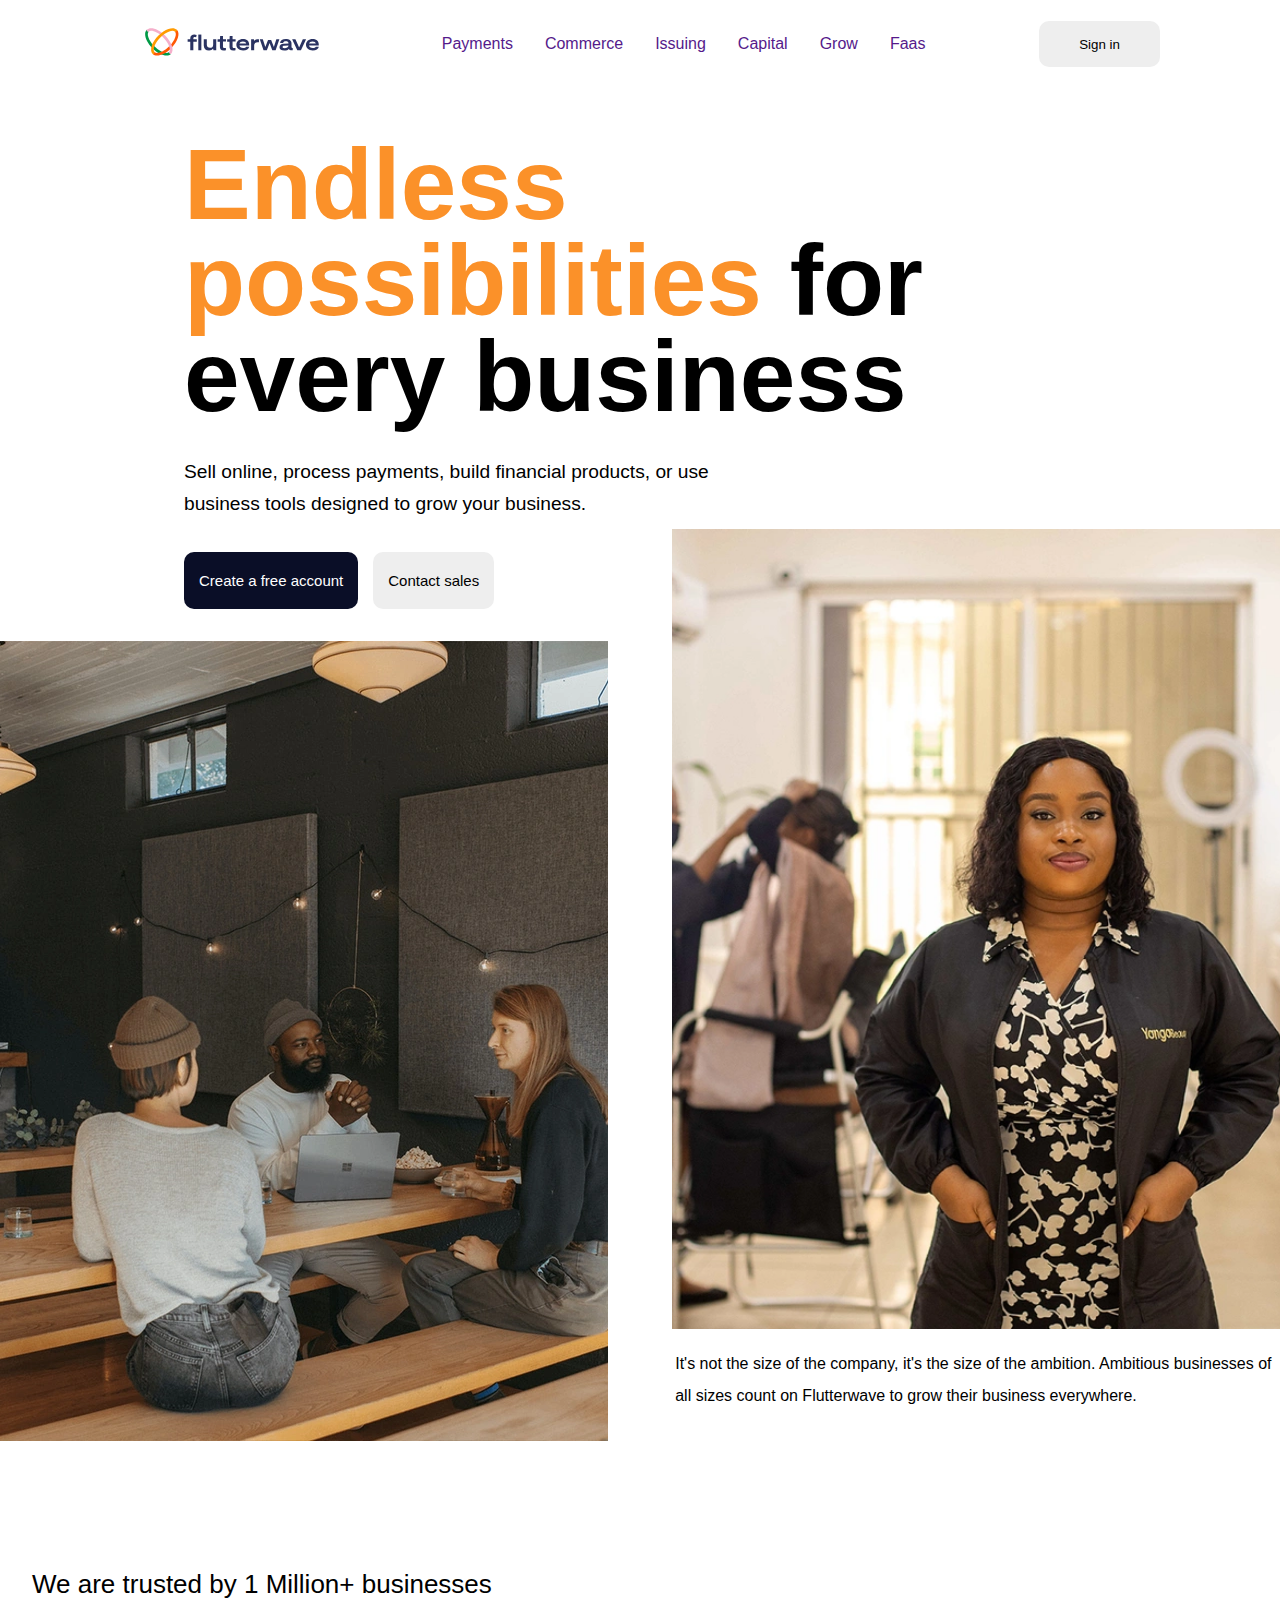
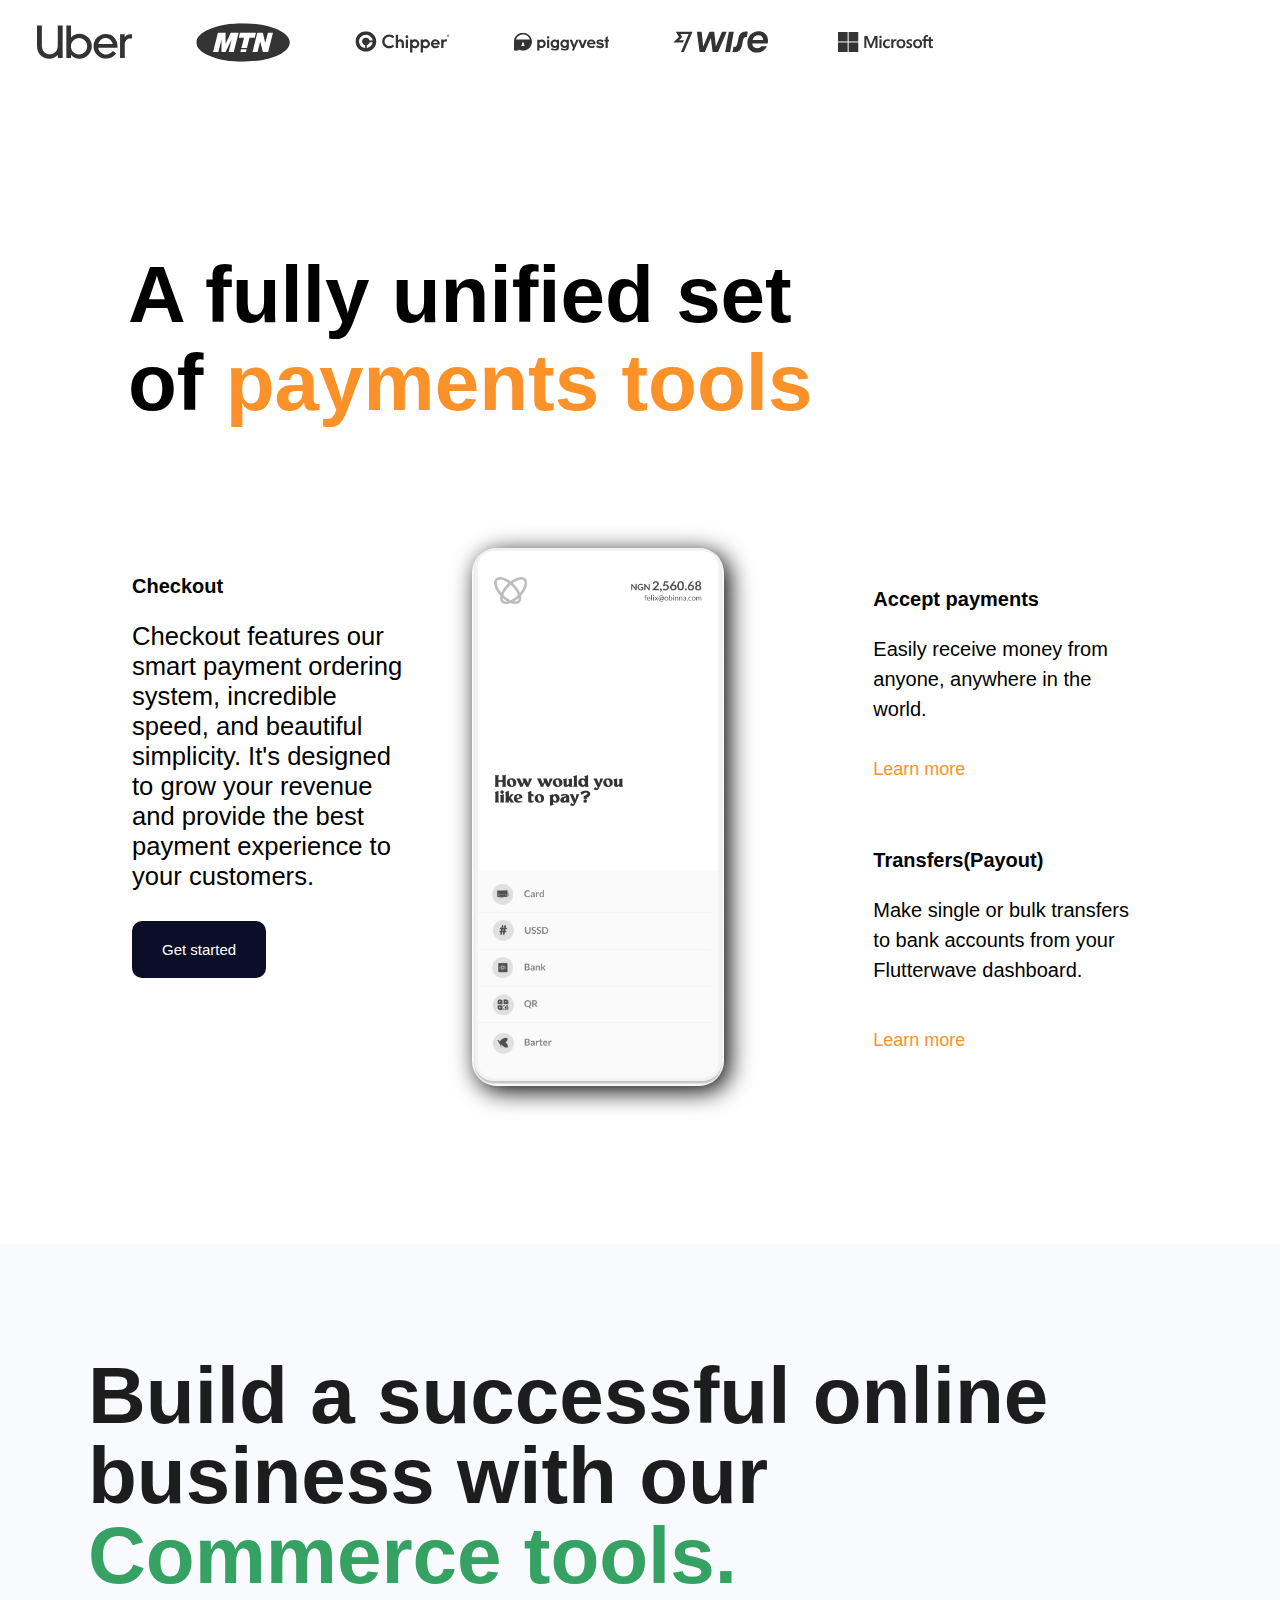
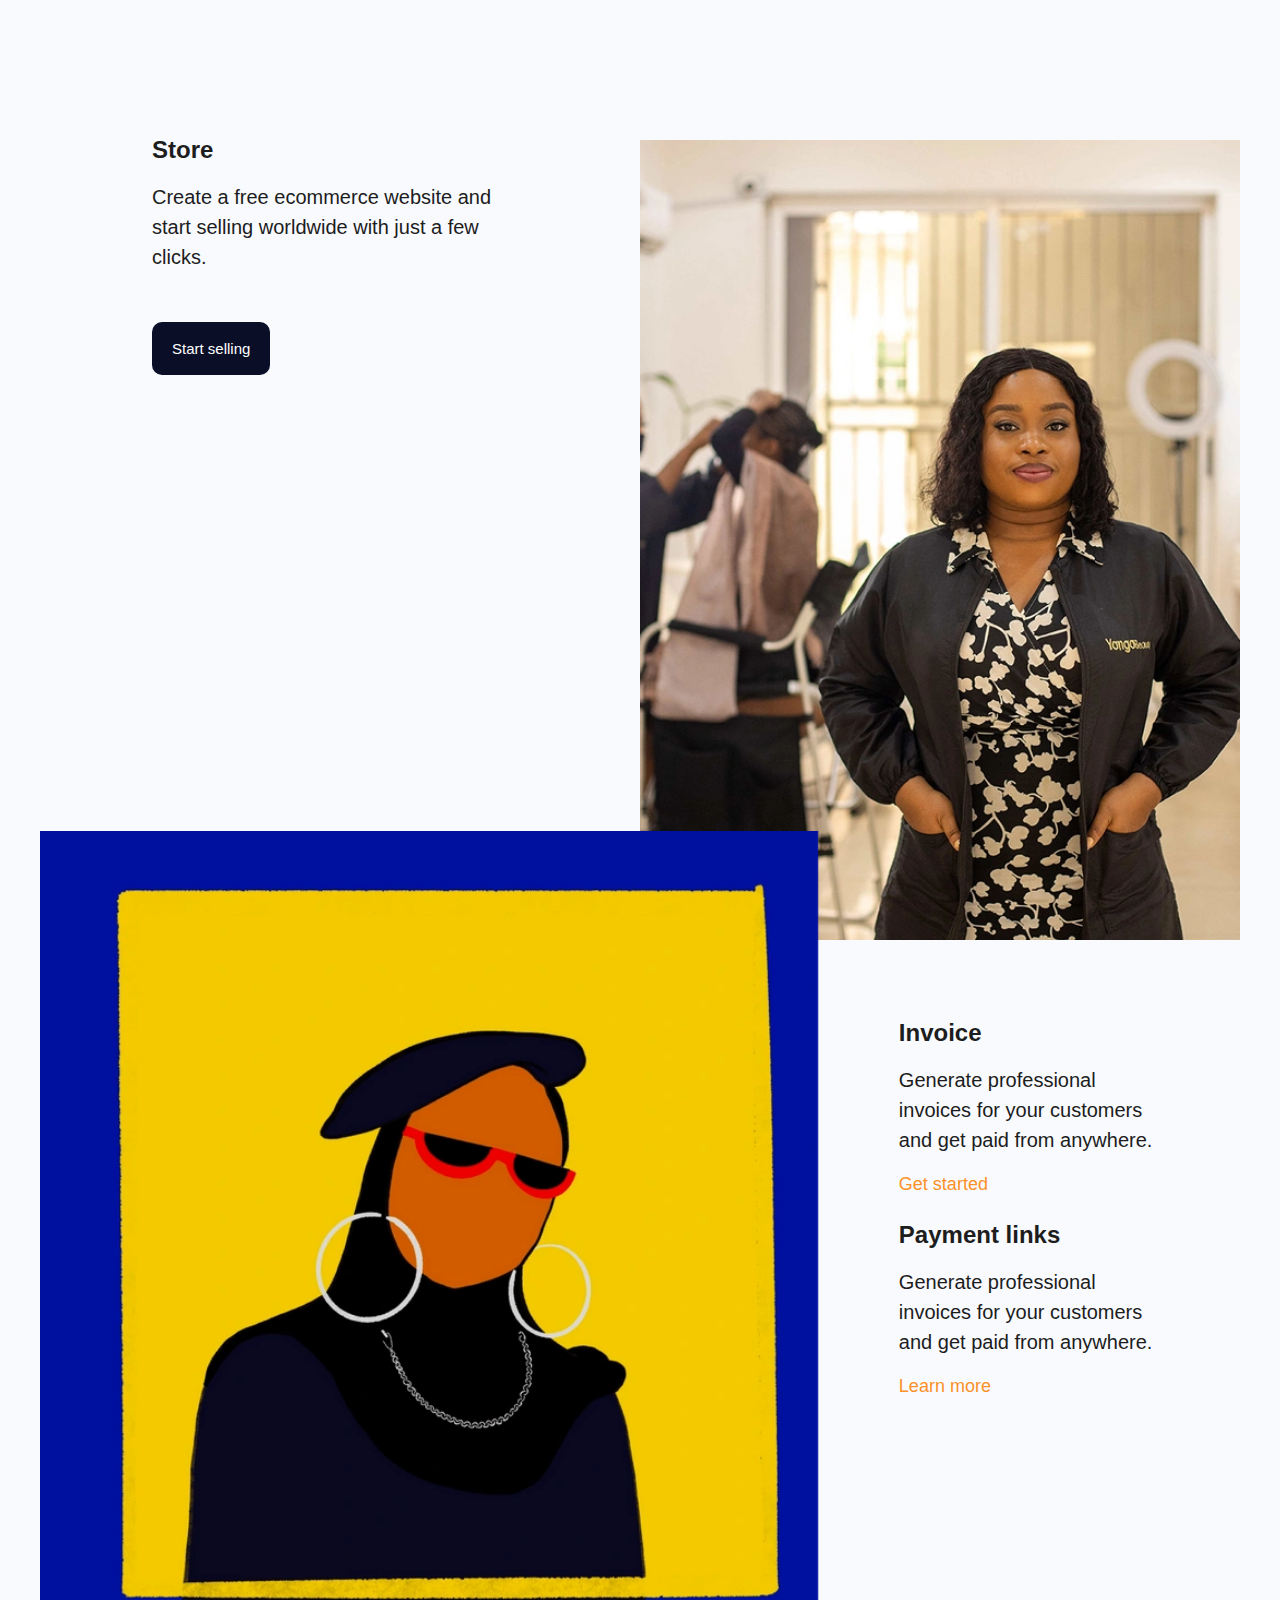
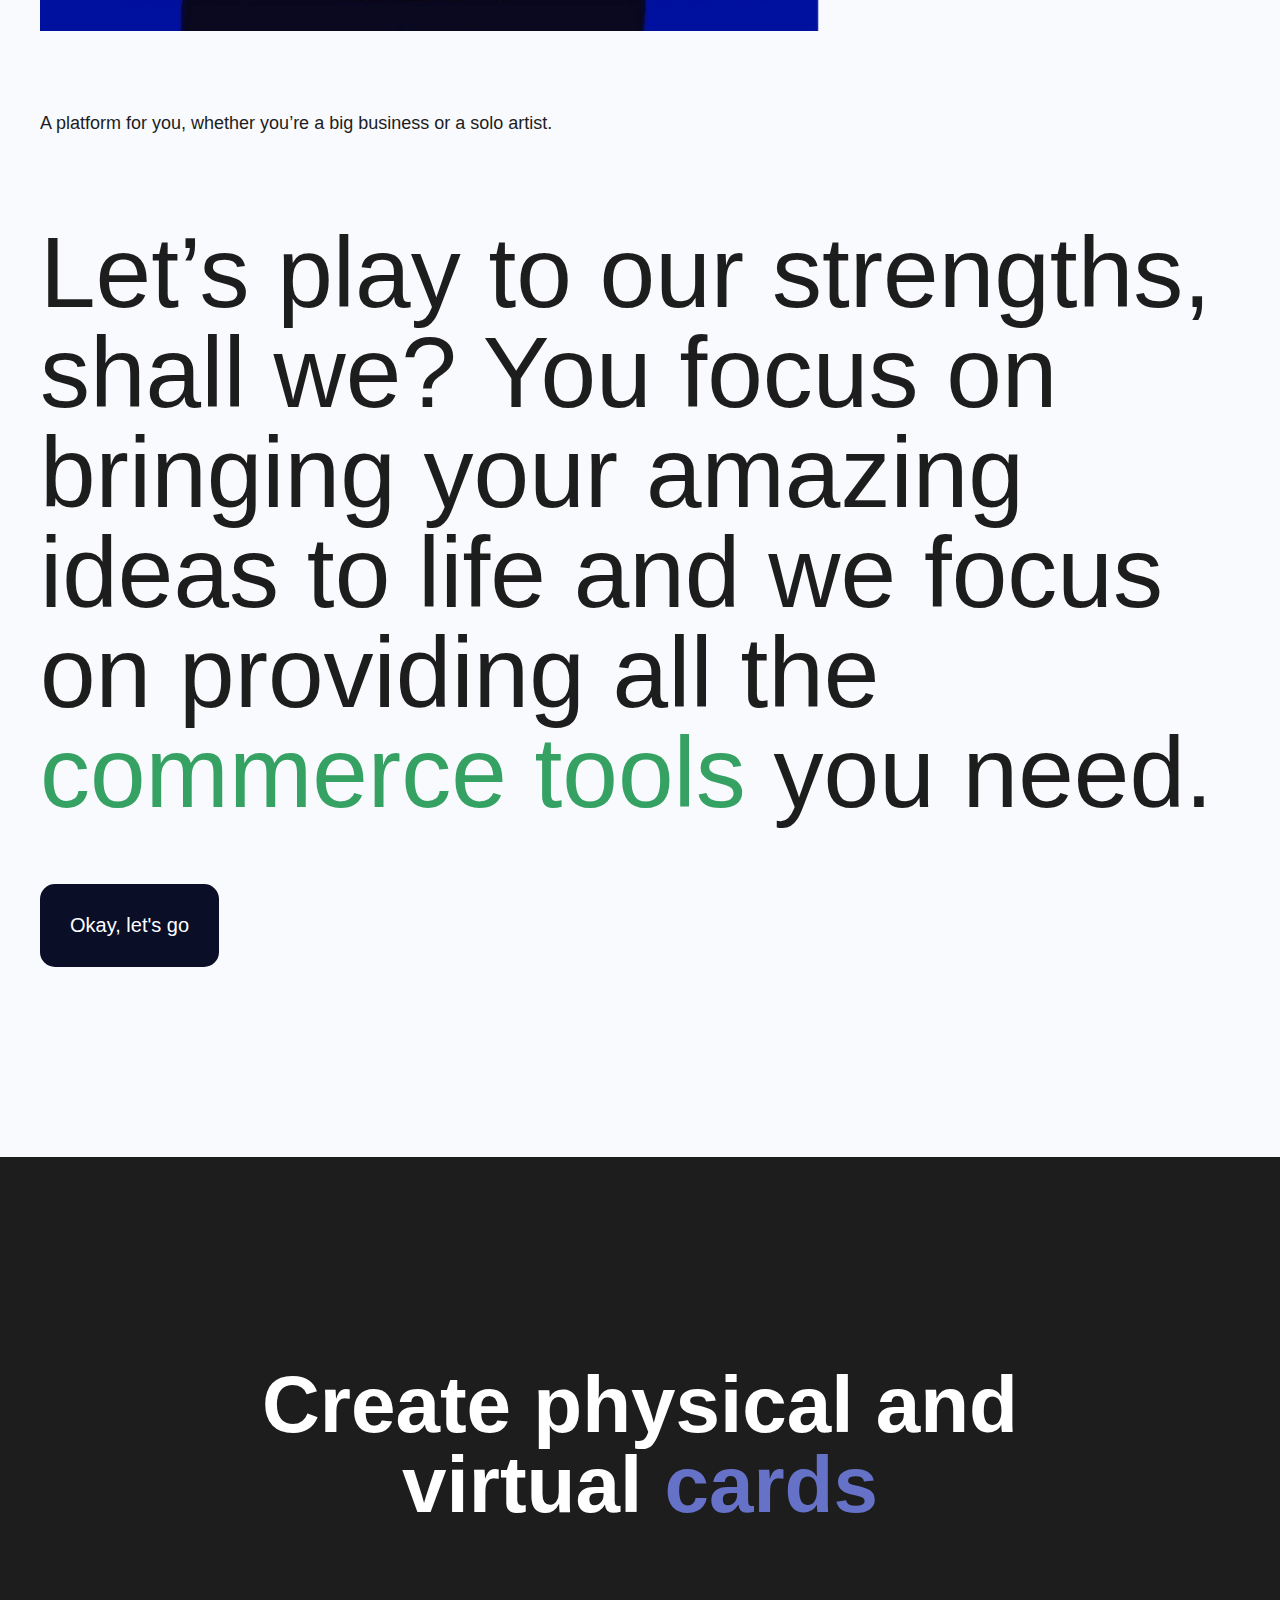
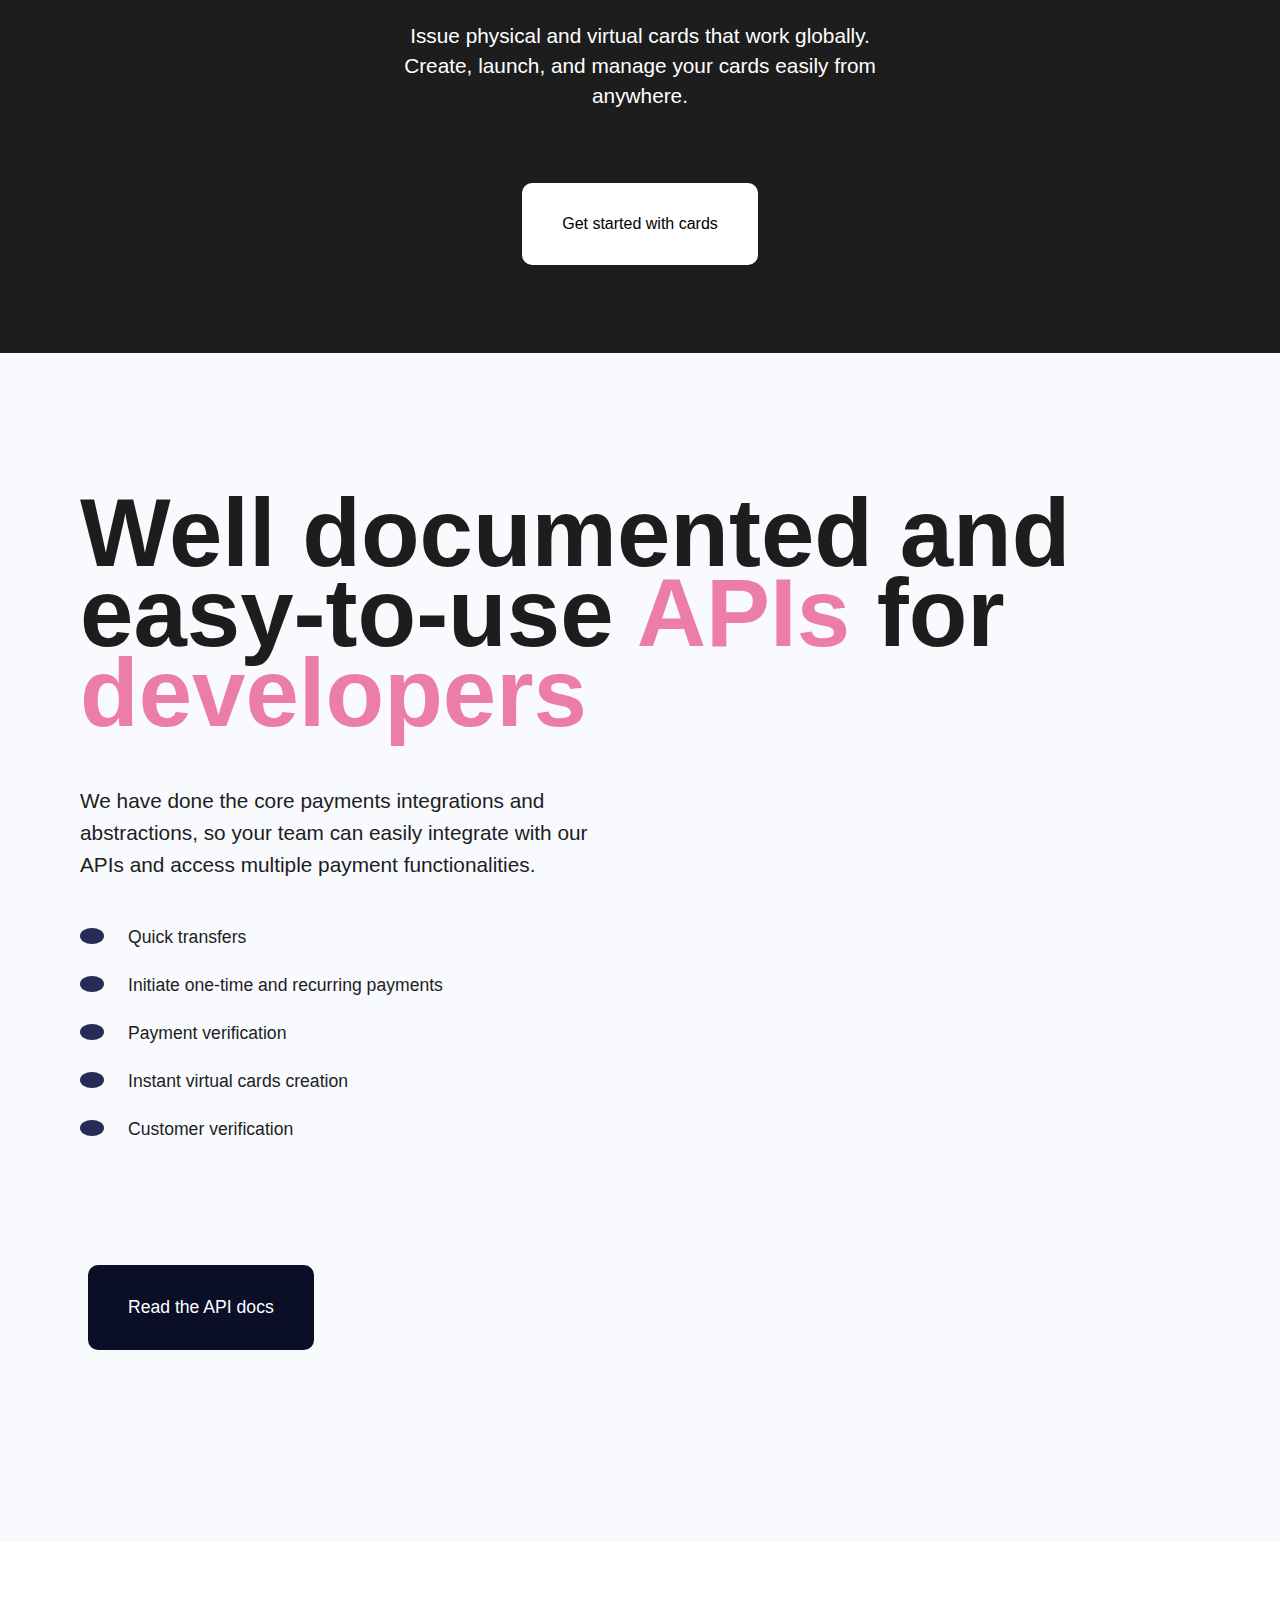
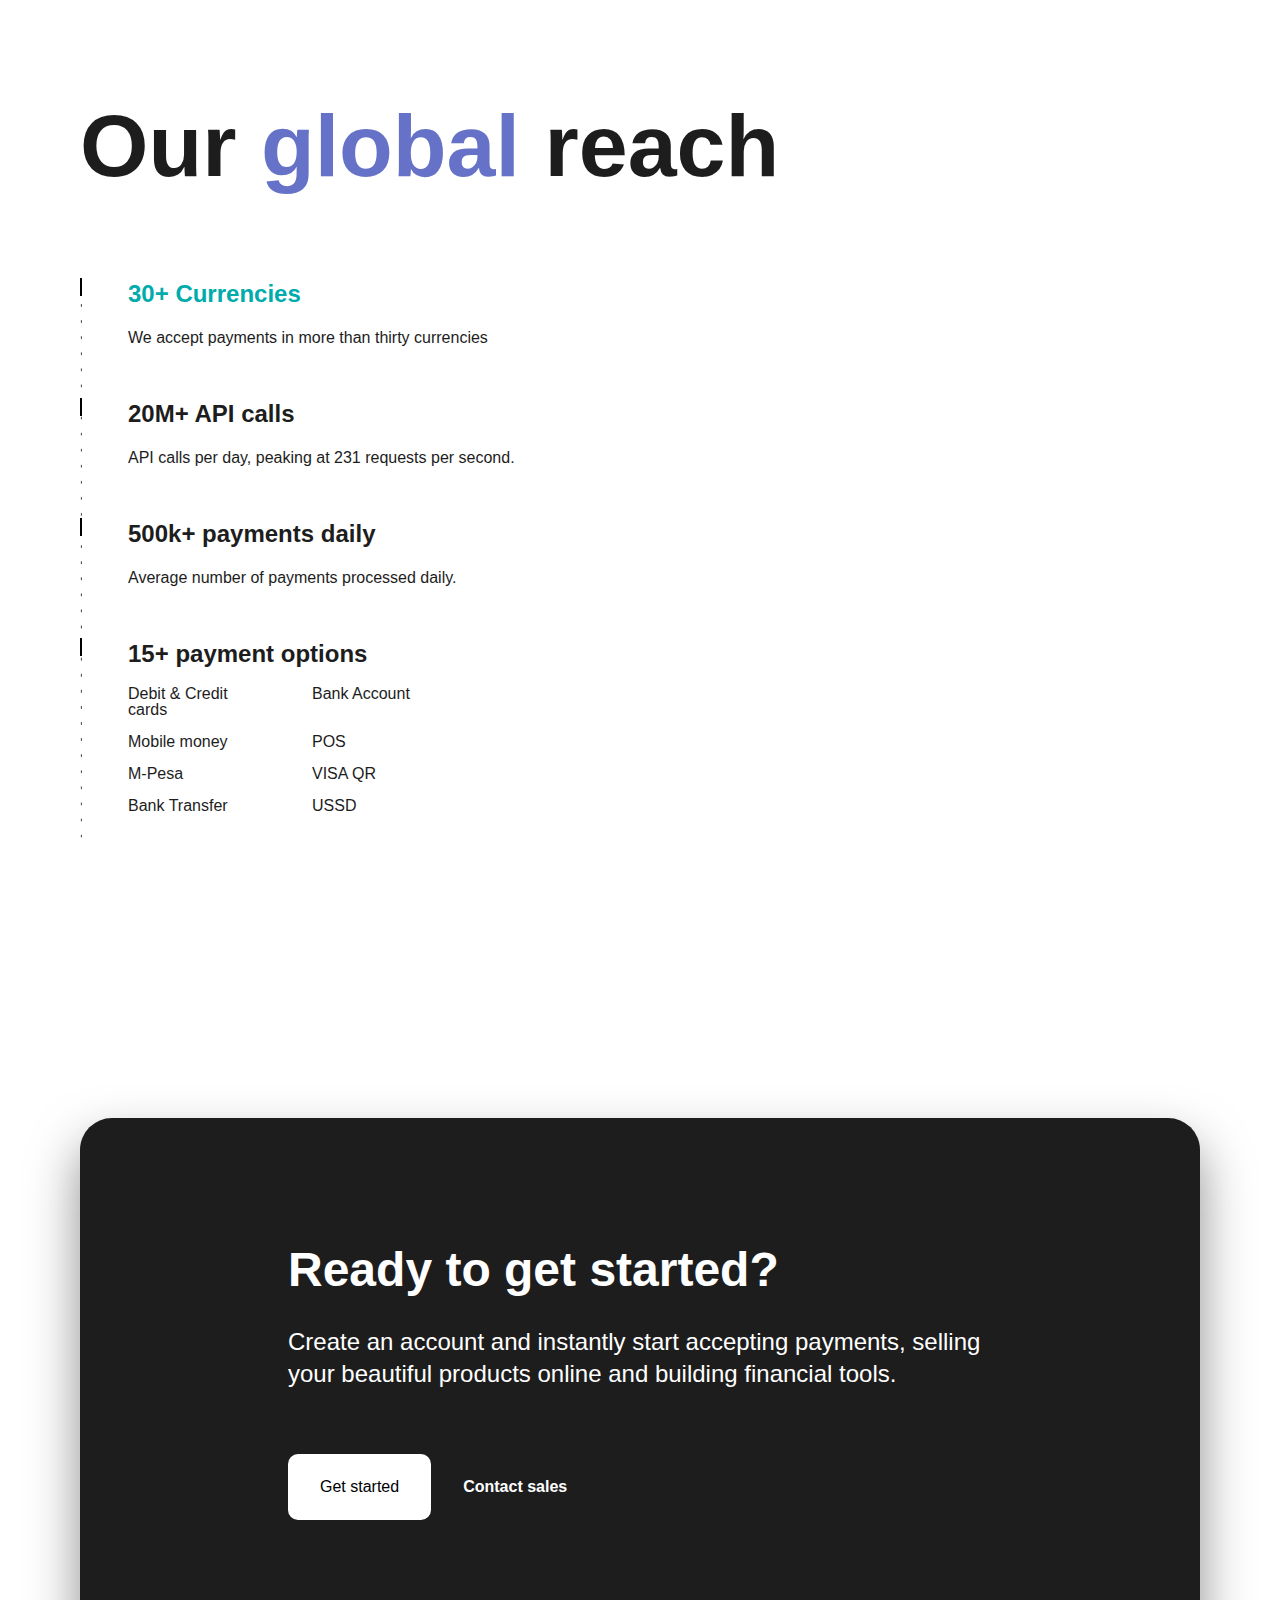
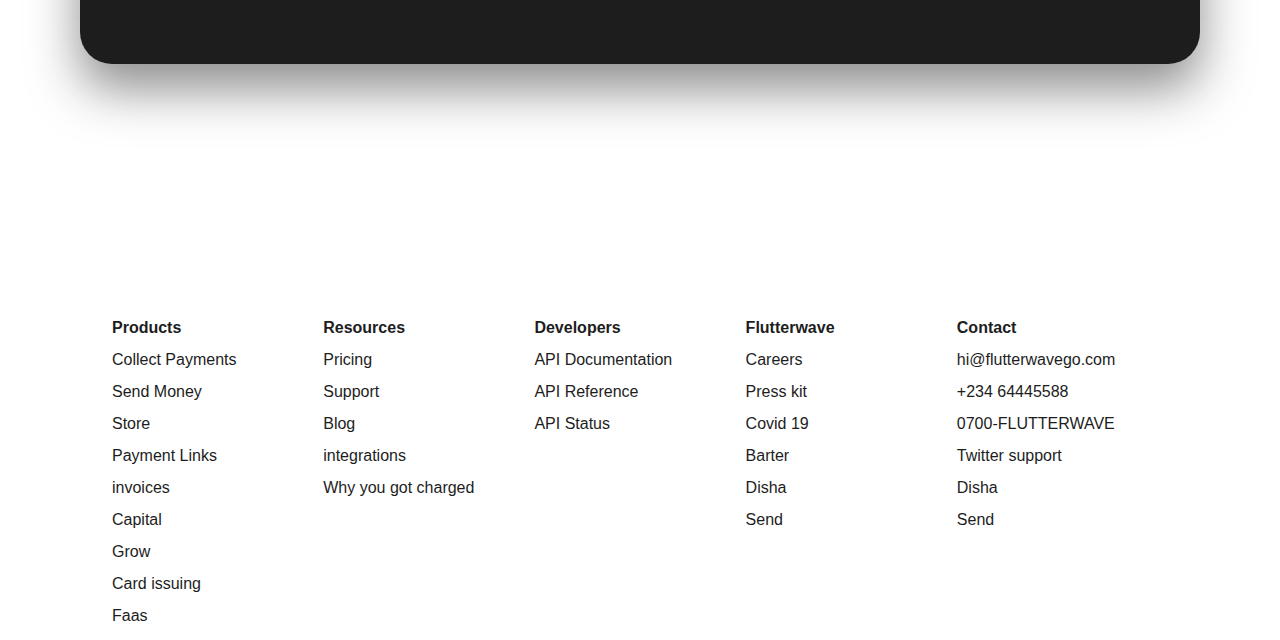
<file: index.html>
<!DOCTYPE html>
<html lang="en">
<head>
    <meta charset="UTF-8">
    <meta http-equiv="X-UA-Compatible" content="IE=edge">
    <meta name="viewport" content="width=device-width, initial-scale=1.0">
    <title>Flutterwave</title>
    <link rel="stylesheet" href="style.css">
</head>
<body>
  <div>
      <header class="hd">
                <nav class="hd-nav">
            <div class="hd_nav_top">
             <a href="/us" aria-current="page" class="HH" ><svg xmlns="http://www.w3.org/2000/svg" viewBox="0 0 1013.12 241.26"><rect fill="#2a3362" x="328.78" y="82.1" width="16.11" height="82.89"></rect> <path fill="#2a3362" d="M407.24,135.58c0,11.44-7.36,16.58-17.16,16.58s-16.35-5.14-16.35-16V106.62H357.62V139.9c0,16.57,10.39,26.26,27.67,26.26,10.86,0,16.93-4,21-8.52h.94l1.4,7.36h14.82V106.62H407.24Z"></path> <path fill="#2a3362" d="M565.27,153.44c-11.79,0-18.44-5.37-19.49-13.19h51.13a33.78,33.78,0,0,0,.35-4.91c-.11-21-16-29.89-33-29.89-19.73,0-34.56,11.8-34.56,30.83,0,18.09,14.25,29.88,35.61,29.88,17.87,0,29.77-7.93,32.23-20.08H581.62C579.63,150.87,573.91,153.44,565.27,153.44Zm-1-35.26c10.28,0,16.23,4.55,17.17,11H546.13C547.64,123,553.6,118.18,564.22,118.18Z"></path> <path fill="#2a3362" d="M624.63,115h-1l-1.52-8.41H607.47V165h16.11V139.9c0-11.33,6.53-17.63,18.68-17.63a32.5,32.5,0,0,1,6.58.58V106.62h-2.25C635.85,106.62,629.18,108.84,624.63,115Z"></path> <polygon fill="#2a3362" points="727.94 146.78 727.01 146.78 713.23 110.24 696.65 110.24 683.11 146.67 682.06 146.67 669.22 106.62 653.22 106.62 672.95 165 690.47 165 704.48 127.75 705.41 127.75 719.19 165 736.82 165 756.55 106.62 740.55 106.62 727.94 146.78"></polygon> <path fill="#2a3362" d="M820.67,148V128.46c0-15.88-13.43-23-30.13-23-17.74,0-28.83,8.41-30.35,21H776.3c1.17-5.49,5.84-8.52,14.24-8.52s14,3.15,14,9.57V129l-26.27,2c-12.14.94-21,6.31-21,17.75,0,11.79,10.16,17.39,25.1,17.39,12.06,0,19.41-3.36,23.91-8.43h.8c2.53,5.7,7.66,7.27,13.24,7.27h6.77V153.09h-1.52C822.18,153.09,820.67,151.46,820.67,148Zm-16.12-6.19c0,9.23-11,12.26-20.43,12.26-6.42,0-10.62-1.63-10.62-6.07,0-4,3.62-5.95,9-6.42l22.06-1.63Z"></path> <polygon fill="#2a3362" points="880.23 106.62 861.43 148.89 860.38 148.89 841.35 106.62 823.95 106.62 851.15 165 870.42 165 897.5 106.62 880.23 106.62"></polygon> <path fill="#2a3362" d="M949,146.08c-2,4.79-7.71,7.36-16.35,7.36-11.79,0-18.44-5.37-19.49-13.19h51.13a33.78,33.78,0,0,0,.35-4.91c-.11-21-16-29.89-33-29.89-19.73,0-34.55,11.8-34.55,30.83,0,18.09,14.24,29.88,35.6,29.88,17.87,0,29.77-7.93,32.23-20.08Zm-17.4-27.9c10.28,0,16.23,4.55,17.17,11H913.47C915,123,920.94,118.18,931.56,118.18Z"></path> <path fill="#2a3362" d="M302.6,102.32c0-5.14,3.62-7.35,8.29-7.35a24.17,24.17,0,0,1,6.42.93L320,84.22a36.71,36.71,0,0,0-12.14-2.1c-11.91,0-21.48,6.31-21.48,19.38v5.12h-13.9v12.79h13.9V165H302.6v-45.6h18.16V106.62H302.6Z"></path> <path fill="#2a3362" d="M459,90.16H444l-.84,16.46H430.48v12.79h12.38v28.78c0,9.8,5,18,20,18a52.84,52.84,0,0,0,11.56-1.28V152.62a34.29,34.29,0,0,1-6.66.82c-8.05,0-8.75-4.55-8.75-8.06v-26h16V106.62H459Z"></path> <path fill="#2a3362" d="M509.59,90.16H494.64l-.84,16.46H481.09v12.79h12.38v28.78c0,9.8,5,18,20,18A52.84,52.84,0,0,0,525,164.88V152.62a34.29,34.29,0,0,1-6.66.82c-8.05,0-8.75-4.55-8.75-8.06v-26h16.05V106.62H509.59Z"></path> <path fill="#009a46" d="M48.23,79.89c0-9.37,2.74-17.37,8.49-23.12l10,10C55.59,77.86,65.31,112.34,97,144.06s66.19,41.43,77.31,30.32l10,10c-18.76,18.76-61.49,5.45-97.26-30.33C62.24,129.23,48.23,101.07,48.23,79.89Z"></path> <path fill="#ff5805" d="M111.29,193c-9.37,0-17.37-2.74-23.13-8.49l10-10c11.11,11.11,45.59,1.39,77.31-30.32S216.89,78,205.78,66.89l10-10c18.77,18.76,5.45,61.49-30.33,97.26C160.63,179,132.47,193,111.29,193Z"></path> <path fill="#f5afcb" d="M188.76,139.84c-6.07-17.48-18.47-36.16-34.92-52.6-35.77-35.78-78.5-49.1-97.26-30.33h0c-1.33,1.34-.18,4.65,2.58,7.41s6.07,3.9,7.4,2.57c11.12-11.11,45.6-1.39,77.31,30.33,15,15,26.18,31.75,31.57,47.25,4.72,13.59,4.26,24.55-1.24,30.05h0c-1.34,1.33-.18,4.65,2.57,7.4s6.07,3.91,7.41,2.57C193.79,174.88,195.42,159,188.76,139.84Z"></path> <path fill="#ff9b00" d="M215.76,56.91c-9.63-9.63-25.49-11.26-44.67-4.59-17.47,6.06-36.16,18.47-52.6,34.91C82.72,123,69.4,165.73,88.16,184.5h0c1.34,1.33,4.65.18,7.41-2.57s3.91-6.07,2.57-7.41C87,163.41,96.75,128.93,128.47,97.21c15-15,31.75-26.18,47.25-31.57,13.59-4.71,24.55-4.26,30.06,1.24h0c1.33,1.33,4.65.18,7.4-2.58S217.09,58.24,215.76,56.91Z"></path></svg></a>
            </div>
              
              <ul class="ul-nav-li">
                  <li class="hd-nav-items" ><a href="">Payments</a></li>
                  <li class="hd-nav-items" ><a href="">Commerce</a></li>
                  <li class="hd-nav-items" ><a href="">Issuing</a></li>
                  <li class="hd-nav-items" ><a href="">Capital</a></li>
                  <li class="hd-nav-items" ><a href="">Grow</a></li>
                  <li class="hd-nav-items" ><a href="">Faas</a></li>
                </ul>
                <div class="sgn-btn">
                <button type="button" class="sgn">Sign in</button>
              </div>
                <!--the button from felix-->
              </nav> 
           </header> 
            
           
           <main>
              <section class="endless">
                <div class="endless-wrapper">
                  <div class="endless-info">
                    <h4>
                      <span class="colo">Endless <br> possibilities</span>
                      <span class="colo-2">  for every business </span>
                    </h4>
                    <p class="sales">Sell online, process payments, build financial products, or use business tools designed to grow your business.</p>
                  </div>
                  <div class="all-buttons">
                  <button type="button" class="create-button">Create a free account</button>
                  <button type="button" class="sales-buttton">Contact sales</button>
                </div>
                </div>
              </section>

              <section class="customer-section">
                <div class="sec-container">
                  <div class="customer-wrapper">

                <div class="img-grid">
                  <img src="img/fw1.webp" class="fw1">
                </div>

                <div class="im-grid2">
                <div class="img-grid2">
                  <img src="img/fw2.webp" class="fw2">
                </div>
             

                <div class="company-size">
              <p>It's not the size of the company, it's the size of the ambition. Ambitious businesses of all sizes count on Flutterwave to grow their business everywhere.</p>
            </div>
          </div>
                </div>
                </div>
              </section>
           
           <section class="trusted-sec">
              <div class="trust">
                <p>We are trusted by 
                 <b>1 Million+</b>
                  businesses
                </p> 
              </div>
              <div class="business-ls">
                <div class="">
                 <img src="img/uber.svg" alt="uber-logo" class="business-logo">
              </div>
                <div class="">
                 <img src="img/mtn.svg" alt="mtn-logo" class="business-logo">
              </div>
                <div class="">
                 <img src="img/chipper.svg" alt="chipper-logo" class="business-logo">
              </div>
                <div class="">
                 <img src="img/piggyvest.svg" alt="piggyvest-logo" class="business-logo">
              </div>
                <div class="">
                 <img src="img/wise.svg" alt="wise-logo" class="business-logo">
              </div>
                <div class="microsoft">
                 <img src="img/microsoft.svg" alt="microsoft-logo" class="business-logo">
              </div>
            </div>
          </section>

           
          
          <section class="payment-section">
              <div class="P--container">
                <h2 class="h2">
                  A fully unified set of <span class="c-or">payments tools</span>
                </h2>
                <div class="features-grid">
                    <div class="features-grid-section">
                          <div class="features">
                            <h6 class="feature-title">Checkout</h6>
                            <p class="features-description">Checkout features our smart payment ordering system, incredible speed, and beautiful simplicity. It's designed to grow your revenue and provide the best payment experience to your customers.</p>
                                      <div class="get-started">
                                      <button type="button" class="get-started-btn">Get started</button>
                                      </div> 
                          </div>
                    </div>
                                        <!--<div class="get-started"> -->
                                        <div class="payment-image">
                                          <img src="img/checkout.png" alt="" class="check-png">
                                        </div>
                                            
                                            <div class="features-grid-section">
                                                <div class="accept-pay">
                                                  <h6 class="accept-payments" >Accept payments</h6>
                                                  <p class="apt-pyt-des">Easily receive money from anyone, anywhere in the world.</p>
                                                  <a href="#" class="learn-more">Learn more</a>
                                                </div>
                                                <div class="transfer-payouts">
                                                  <h6 class="Transfers" >Transfers(Payout)</h6>
                                                  <p class="trans-des">Make single or bulk transfers to bank accounts from your Flutterwave dashboard.</p>
                                                  <a href="#" class="learn-more2">Learn more</a>
                                                </div>
                                            </div>
                </div>  
              </div> 
            </section>
          
            <section class="light-commercial">
                 <div class="comm-container">
                        <h2 class="comm-h2">Build a successful online business with our <span class="c-gr"> Commerce tools. </span></h2>
                        
                        <div class="commercial-feature">
                          <div class="gridx"> 
                            <div class="grid-section">
                              <div class="store-feature1">
                                <h6 class="comm-store">Store</h6>
                                <p class="comm-des">Create a free ecommerce website and start selling worldwide with just a few clicks.</p>
                                <div class="start-selling"> 
                                  <button type="button" class="start-selling-btn">Start selling</button>
                                </div>
                              </div>
                            </div>
                                <div class="images">
                                    <div class="img3">
                                      <img src="img/fw2.webp" class="fw6">
                                    </div>
                                  </div>
                                </div>

                                  <div class="gridxx"> 
                                    <div class="grid-sectionx">
                                    <div class="store-feature3">
                                    <h6 class="comm-invoice">Invoice</h6>
                                    <p class="invoic-des">Generate professional invoices for your customers and get paid from anywhere.</p>
                                    <a href="#" class="get-started-btn2">Get started</a>
                                  

                                    <h6 class="payment-links">Payment links</h6>
                                    <p class="pyt-links-des">Generate professional invoices for your customers and get paid from anywhere.</p>
                                    <a href="#" class="learn-more">Learn more</a>
                                  </div>
                                    

                                  <!-- <div class="grid-section"> -->
                                    <div class="store-feature">
                                    <div class="img4">
                                      <img src="img/creator.webp" class="fw4">
                                    </div>
                                    <!--remember the green color prob here[cosed by flex]-->
                                    <p class="a-plat">A platform for you, whether you’re a big business or a solo artist.</p>
                                  </div>
                                  <!-- </div> -->
                            </div>
                            </div>
                              
                           
                          </div>
                            <p class="lets-play">Let’s play to our strengths, shall we? You focus on bringing your amazing ideas to life and we focus on providing all the <span class="c-gr">commerce tools </span>  you need.</p>
                              <div class="okay">
                              <button type="button" class="okay-btn">Okay, let's go</button>
                              </div>
                             
                </div>
                              
              
              </section>




                <section class="dark-section">
                  <div class="dark-sec-container">
                    
                    <h2 class="virtual-h2">Create physical and virtual
                    <span class="c-blue">cards</span>
                  </h2>
                    <p class="virtual-p">Issue physical and virtual cards that work globally. Create, launch, and manage your cards easily from anywhere.</p>
                  
                  <div class="label-btn">
                  <button type="button" class="get-started2">Get started with cards</button>
                </div>
              
              </div>
              </section>

              <section class="light-api">
                <div class="api-container">
                  <h2 class="api-h2">Well documented and easy-to-use <span class="purple"> APIs </span> for <span class="purple"> developers </span> </h2>
                  <p class="api-des">We have done the core payments integrations and abstractions, so your team can easily integrate with our APIs and access multiple payment functionalities.</p>
                
                
                    <ul class="ul-main">
                      <li>Quick transfers</li>
                      <li>Initiate one-time and recurring payments</li>
                      <li>Payment verification</li>
                      <li>Instant virtual cards creation</li>
                      <li>Customer verification</li>
                    </ul>
                

                <div class="api-btn">
                <a href="api-doc"><button type="button" class="api-doc">Read the API docs</button></a>
                </div>
              </div>
              </section>

              
              
            <section class="global-reach">
                <div class="global-container">
                  <h2 class="global-reach-h2">Our <span class="glob-blue">global</span> reach</h2>
               
                <div class="grid">
                  <div class="grid-section">
                    <div class="stats">
                      <div class="stat">
                      <h5 class="stat_heading">
                      <a href="https://support.flutterwave.com/en/articles/3632719-accepted-currencies" class="link">30+ Currencies</a>
                    </h5>
                    <p class="stat_info">We accept payments in more than thirty currencies</p>
                  </div>
                      <div class="stat">
                      <h5 class="stat_heading">
                        20M+ API calls
                    </h5>
                    <p class="stat_info">API calls per day, peaking at 231 requests per second.</p>
                  </div>
                      <div class="stat">
                      <h5 class="stat_heading">
                        500k+ payments daily
                    </h5>
                    <p class="stat_info">Average number of payments processed daily.</p>
                  </div>
                      <div class="stat">
                      <h5 class="stat_heading">
                        15+ payment options
                    </h5>
                  <ul class="stat_list">
                      <li>Debit & Credit cards</li>
                      <li>Bank Account</li>
                      <li>Mobile money</li>
                      <li>POS</li>
                      <li>M-Pesa</li>
                      <li>VISA QR</li>
                      <li>Bank Transfer</li>
                      <li>USSD</li>
                    </ul> 
                  </div>
                    </div>
                  </div>
                </div> 
              </div>
              </section>
               
              <section class="cl">
                  <div class="cl_box">
                    <div class="cl_wrapper">
                      <h4 class="cl_heading">Ready to get started?</h4>
                      <p class="cl_subheading">Create an account and instantly start accepting payments, selling your beautiful products online and building financial tools.</p>
                      <div class="cl-all_btn">
                      <div class="cl-btn">
                        <button type="button" class="get-started3">Get started</button>
                      </div>
                      <div class="cl-btn2">
                        <button type="button" class="contact-sales">Contact sales</button>
                      </div>
                      </div>
                    </div>
                  </div>
             </section>

             
             
             
             
             
             
             <footer class="ft">
               <div class="ft-wrapper">
                 <div class="ft-group">
                   <div class="ft_section">
                   <div class="ft_section_head">
                     <h6 class="ft_section_title">Products</h6>
                     <svg xmlns="http://www.w3.org/2000/svg" viewBox="0 0 24 24" width="16" class="ft__section__icon"><path d="M 6.087 10.998 C 5.507 10.458 5.507 9.541 6.085 9 L 6.135 8.954 C 6.71 8.416 7.603 8.415 8.18 8.951 L 11.66 12.184 C 11.852 12.362 12.148 12.363 12.34 12.185 L 15.856 8.932 C 16.413 8.416 17.283 8.446 17.803 9 L 17.803 9 C 18.324 9.554 18.302 10.424 17.755 10.952 L 12.682 15.843 C 12.299 16.211 11.696 16.217 11.307 15.855 Z"></path></svg>
                   </div>
                    <nav class="ft-nav">
                      <a href="" class="ft-nav-link">Collect Payments</a>
                      <a href="" class="ft-nav-link">Send Money</a>
                      <a href="" class="ft-nav-link">Store</a>
                      <a href="" class="ft-nav-link">Payment Links</a>
                      <a href="" class="ft-nav-link">invoices</a>
                      <a href="" class="ft-nav-link">Capital</a>
                      <a href="" class="ft-nav-link">Grow</a>
                      <a href="" class="ft-nav-link">Card issuing</a>
                      <a href="" class="ft-nav-link">Faas</a>
                    </nav>
                   </div>
                   
                   <div class="ft_section">
                   <div class="ft_section_head">
                    <h6 class="ft_section_title">Resources</h6>
                    <svg xmlns="http://www.w3.org/2000/svg" viewBox="0 0 24 24" width="16" class="ft__section__icon"><path d="M 6.087 10.998 C 5.507 10.458 5.507 9.541 6.085 9 L 6.135 8.954 C 6.71 8.416 7.603 8.415 8.18 8.951 L 11.66 12.184 C 11.852 12.362 12.148 12.363 12.34 12.185 L 15.856 8.932 C 16.413 8.416 17.283 8.446 17.803 9 L 17.803 9 C 18.324 9.554 18.302 10.424 17.755 10.952 L 12.682 15.843 C 12.299 16.211 11.696 16.217 11.307 15.855 Z"></path></svg>
                  </div>
                   <nav class="ft-nav">
                     <a href="" class="ft-nav-link">Pricing</a>
                     <a href="" class="ft-nav-link">Support</a>
                     <a href="" class="ft-nav-link">Blog</a>
                     <a href="" class="ft-nav-link">integrations</a>
                     <a href="" class="ft-nav-link">Why you got charged</a>
                   </nav>
                  </div>
                   
                  
                  <div class="ft_section">
                   <div class="ft_section_head">
                    <h6 class="ft_section_title">Developers</h6>
                    <svg xmlns="http://www.w3.org/2000/svg" viewBox="0 0 24 24" width="16" class="ft__section__icon"><path d="M 6.087 10.998 C 5.507 10.458 5.507 9.541 6.085 9 L 6.135 8.954 C 6.71 8.416 7.603 8.415 8.18 8.951 L 11.66 12.184 C 11.852 12.362 12.148 12.363 12.34 12.185 L 15.856 8.932 C 16.413 8.416 17.283 8.446 17.803 9 L 17.803 9 C 18.324 9.554 18.302 10.424 17.755 10.952 L 12.682 15.843 C 12.299 16.211 11.696 16.217 11.307 15.855 Z"></path></svg>
                  </div>
                   <nav class="ft-nav">
                     <a href="" class="ft-nav-link">API Documentation</a>
                     <a href="" class="ft-nav-link">API Reference</a>
                     <a href="" class="ft-nav-link">API Status</a>
                   </nav>
                  </div>


                  <div class="ft_section">
                   <div class="ft_section_head">
                    <h6 class="ft_section_title">Flutterwave</h6>
                    <svg xmlns="http://www.w3.org/2000/svg" viewBox="0 0 24 24" width="16" class="ft__section__icon"><path d="M 6.087 10.998 C 5.507 10.458 5.507 9.541 6.085 9 L 6.135 8.954 C 6.71 8.416 7.603 8.415 8.18 8.951 L 11.66 12.184 C 11.852 12.362 12.148 12.363 12.34 12.185 L 15.856 8.932 C 16.413 8.416 17.283 8.446 17.803 9 L 17.803 9 C 18.324 9.554 18.302 10.424 17.755 10.952 L 12.682 15.843 C 12.299 16.211 11.696 16.217 11.307 15.855 Z"></path></svg>
                  </div>
                   <nav class="ft-nav">
                     <a href="" class="ft-nav-link">Careers</a>
                     <a href="" class="ft-nav-link">Press kit</a>
                     <a href="" class="ft-nav-link">Covid 19</a>
                     <a href="" class="ft-nav-link">Barter</a>
                     <a href="" class="ft-nav-link">Disha</a>
                     <a href="" class="ft-nav-link">Send</a>
                   </nav>
                  </div>


                  <div class="ft_section">
                   <div class="ft_section_head">
                    <h6 class="ft_section_title">Contact</h6>
                    <svg xmlns="http://www.w3.org/2000/svg" viewBox="0 0 24 24" width="16" class="ft__section__icon"><path d="M 6.087 10.998 C 5.507 10.458 5.507 9.541 6.085 9 L 6.135 8.954 C 6.71 8.416 7.603 8.415 8.18 8.951 L 11.66 12.184 C 11.852 12.362 12.148 12.363 12.34 12.185 L 15.856 8.932 C 16.413 8.416 17.283 8.446 17.803 9 L 17.803 9 C 18.324 9.554 18.302 10.424 17.755 10.952 L 12.682 15.843 C 12.299 16.211 11.696 16.217 11.307 15.855 Z"></path></svg>
                  </div>
                   <nav class="ft-nav">
                     <a href="" class="ft-nav-link">hi@flutterwavego.com</a>
                     <a href="" class="ft-nav-link">+234 64445588</a>
                     <a href="" class="ft-nav-link">0700-FLUTTERWAVE</a>
                     <a href="" class="ft-nav-link">Twitter support</a>
                     <a href="" class="ft-nav-link">Disha</a>
                     <a href="" class="ft-nav-link">Send</a>
                   </nav>
                  </div>
                </div>

                
                  <div class="ft_section2">
                   <div class="ft_section_head">
                    <h6 class="ft_section_title">Connect</h6>
                    <svg xmlns="http://www.w3.org/2000/svg" viewBox="0 0 24 24" width="16" class="ft__section__icon"><path d="M 6.087 10.998 C 5.507 10.458 5.507 9.541 6.085 9 L 6.135 8.954 C 6.71 8.416 7.603 8.415 8.18 8.951 L 11.66 12.184 C 11.852 12.362 12.148 12.363 12.34 12.185 L 15.856 8.932 C 16.413 8.416 17.283 8.446 17.803 9 L 17.803 9 C 18.324 9.554 18.302 10.424 17.755 10.952 L 12.682 15.843 C 12.299 16.211 11.696 16.217 11.307 15.855 Z"></path></svg>
                  </div>
                   <nav class="ft-nav">
                     <a href="" class="ft-nav-link">Twitter</a>
                     <a href="" class="ft-nav-link">Facebook</a>
                     <a href="" class="ft-nav-link">Instagram</a>
                     <a href="" class="ft-nav-link">Youtube</a>
                     <a href="" class="ft-nav-link">Linkedin</a>
                    </nav>
                  </div>
                    
              
                </div>
              </div>

                <div class="ft-group-alt">
                  <div class="ft-section">
                    <p class="ft-">FLUTTERWAVE </p>
                  </div>
                </div>
                
                  
            </div>
            </div>
             </footer>

              </div>
            </main>
</body>
</html>




<!-- 
<div class="location-sm">
  <button class="location-toggler">

   <img alt="Nigeria flag" src="img/ng.svg" class="location__flag">
   <span class="location-name">Nigeria</span>
   <svg width="12" height="7" viewBox="0 0 12 7" fill="none" xmlns="http://www.w3.org/2000/svg" class="location__toggler__icon"><path d="M1 1L6 6L11 1" stroke-linecap="round" stroke-linejoin="round"></path></svg>
   
   <div class="locatin-dropdown">
     <ul class="location-dropdown-list">
       <li class="location-dropdown-item">
         <button class="country">
           <img src="img/cm.svg" alt="country-flag" class="country-flag">
           <span class="country-name">Cameroon</span>
         </button>
       </li>
       <li class="location-dropdown-item">
         <button class="country">
           <img src="img/gh.svg" alt="country-flag" class="country-flag">
           <span class="country-name">Ghana</span>
         </button>
       </li>
       <li class="location-dropdown-item">
         <button class="country">
           <img src="img/ci.svg" alt="country-flag" class="country-flag">
           <span class="country-name">Ivory coast</span>
         </button>
       </li>
       <li class="location-dropdown-item">
         <button class="country">
           <img src="img/ke.svg" alt="country-flag" class="country-flag">
           <span class="country-name">kenya</span>
         </button>
       </li>
       <li class="location-dropdown-item">
         <button class="country">
           <img src="img/mw.svg" alt="country-flag" class="country-flag">
           <span class="country-name">Malawi</span>
         </button>
       </li>
       <li class="location-dropdown-item">
         <button class="country">
           <img src="img/ng.svg" alt="country-flag" class="country-flag">
           <span class="country-name">Nigeria</span>
         </button>
       </li>
       <li class="location-dropdown-item">
         <button class="country">
           <img src="img/eu.svg" alt="country-flag" class="country-flag">
           <span class="country-name">Rest of Europe</span>
         </button>
       </li>
       <li class="location-dropdown-item">
         <button class="country">
           <img src="img/rw.svg" alt="country-flag" class="country-flag">
           <span class="country-name">Rwanda</span>
         </button>
       </li>
       <li class="location-dropdown-item">
         <button class="country">
           <img src="img/za.svg" alt="country-flag" class="country-flag">
           <span class="country-name">South Africa</span>
         </button>
       </li>
       <li class="location-dropdown-item">
         <button class="country">
           <img src="img/tz.svg" alt="country-flag" class="country-flag">
           <span class="country-name">Tanzania</span>
         </button>
       </li>
       <li class="location-dropdown-item">
         <button class="country">
           <img src="img/ug.svg" alt="country-flag" class="country-flag">
           <span class="country-name">Uganda</span>
         </button>
       </li>
       <li class="location-dropdown-item">
         <button class="country">
           <img src="img/us.svg" alt="country-flag" class="country-flag">
           <span class="country-name">United states</span>
         </button>
       </li>
       <li class="location-dropdown-item">
         <button class="country">
           <img src="img/zm.svg" alt="country-flag" class="country-flag">
           <span class="country-name">Zambia</span>
         </button>
       </li>
     </ul>
   </div>
  </button>
</div> -->
</file>
<file: style.css>
/*
html5doctor.com Reset Stylesheet
v1.6.1
Last Updated: 2010-09-17
Author: Richard Clark - http://richclarkdesign.com
Twitter: @rich_clark
*/

html, body, div, span, object, iframe,
h1, h2, h3, h4, h5, h6, p, blockquote, pre,
abbr, address, cite, code,
del, dfn, em, img, ins, kbd, q, samp,
small, strong, sub, sup, var,
b, i,
dl, dt, dd, ol, ul, li,
fieldset, form, label, legend,
table, caption, tbody, tfoot, thead, tr, th, td,
article, aside, canvas, details, figcaption, figure,
footer, header, hgroup, menu, nav, section, summary,
time, mark, audio, video {
    margin:0;
    padding:0;
    border:0;
    outline:0;
    font-size:100%;
    vertical-align:baseline;
    background:transparent;
}

body {
    line-height:1;
}

article,aside,details,figcaption,figure,
footer,header,hgroup,menu,nav,section {
    display:block;
}

nav ul {
    list-style:none;
}

blockquote, q {
    quotes:none;
}

blockquote:before, blockquote:after,
q:before, q:after {
    content:'';
    content:none;
}

a {
    margin:0;
    padding:0;
    font-size:100%;
    vertical-align:baseline;
    background:transparent;
}

/* change colours to suit your needs */
ins {
    background-color:#ff9;
    color:#000;
    text-decoration:none;
}

/* change colours to suit your needs */
mark {
    background-color:#ff9;
    color:#000;
    font-style:italic;
    font-weight:bold;
}

del {
    text-decoration: line-through;
}

abbr[title], dfn[title] {
    border-bottom:1px dotted;
    cursor:help;
}

table {
    border-collapse:collapse;
    border-spacing:0;
}

/* change border colour to suit your needs */
hr {
    display:block;
    height:1px;
    border:0;  
    border-top:1px solid #cccccc;
    margin:1em 0;
    padding:0;
}

input, select {
    vertical-align:middle;
}

/* MY CODE */
*{
    text-decoration: none;
    
}

body{
font-family:  sans-serif;;
}



/* HEADER */

header{
padding: 1.2rem 0 0;
}

.hd_nav_top {
display: block;
height: auto;
width: 12rem;
margin-left: 11px;
}

header{
    width: 100%;
    height: 85px;
    background-color: #fff;
}

header nav ul{
display: none;

}

.sgn {
    display: none;
}



@media only screen and (min-width: 1000px) {
      .hd{
          /* padding: 3rem 2rem 0; */
    
      }

      .hd-nav {
          
          /* display: block; */
          display: flex;
          margin: 0 auto;
          justify-content: space-between;
          max-width: 65rem;
          align-items: center;
      }

      .hd_nav_top{
        display: block;
        height: auto;
        width: 12rem;
        margin-left: 1rem;
      }

      .ul-nav-li{
      display: inline-flex;
      align-items: center;
      }

      .hd-nav-items{
       position: relative;
       padding: 1rem;
      }

      .sgn-btn{
        padding: 15px 40px;
        font-size: 15px;
        border-radius: 10px;
        color: #000;
        background-color: #eee;
        outline: none;
        cursor: pointer;
        border: none;   
      }

      .sgn{
        display: contents;
      }

    }
    


/* section */
.endless{
display: flex;
}

.endless-wrapper{
margin: 0 auto;
padding: 2rem 1rem;
}

.endless-info h4{

line-height: 3rem;
margin-bottom: 2rem;
font-size: 50px;

}

.endless-info .colo {
    color:#fb9129;
}

.endless-info .colo-2 {
    font-size: 50px;
    
}

.sales {
font-size: 1.1rem;
line-height: 2rem;
margin-bottom:  2rem;
max-width: 100%;
}

.all-buttons {
display: flex;
align-items: center;
justify-content: flex-start;
} 

.all-buttons .create-button {
padding: 20px 15px;
font-size: 15px;
border-radius: 10px;
color: #fff;
background-color: #0a0e27;
outline: none;
cursor: pointer;
border: none;
margin-right: 15px;
}

.all-buttons .sales-buttton{
padding: 20px 15px;
font-size: 15px;
border-radius: 10px;
color: #000;
background-color: #eee;
outline: none;
cursor: pointer;
border: none;
} 

@media only screen and (min-width: 1000px) {
    .endless{
        padding: 0 10.5rem;
        }

        .endless-wrapper{
          display: flex;
          margin: 0 auto;
          flex-wrap: wrap;
          align-items: flex-start;
          justify-content: space-between;
          max-width: 109.2rem;

            }
            
            .endless-info h4{
            
            line-height: 6rem;
            margin-bottom: 2rem;
            font-size: 100px;
            
            }
            
            .endless-info .colo {
                color:#fb9129;
            }
            
            .endless-info .colo-2 {
                font-size: 100px;
                }
                
                .sales {
                    font-size: 1.2rem;
                    line-height: 2rem;
                    margin-bottom:  2rem;
                    max-width: 36rem;
                    }

                    

}





/* CUSTOMER SEC */

.sec-container{
padding: 2rem 1rem;
}

.customer-wrapper{
    position: relative;
}


.fw1 {
    width: 100%;
   }

.fw2 {
    width: 100%;
    position: relative;
    bottom: -10rem;
}
 
.company-size p{
font-size: 1rem;
line-height: 2rem;
padding: 2rem 0.2rem;
position: relative;
top: -16rem;
}


@media only screen and (min-width: 768px){
    .sec-container{
        padding: 0;
        }

        .fw1 {
            height: 50rem;
            object-fit: cover;
            object-position: center;
           }

        .fw2 {
           bottom: 7rem;
           height: 50rem;
           object-fit: cover;
           object-position: center;
        }

        .company-size p{
           top: -8rem;
            }

        .customer-wrapper{
        display: grid;
        grid-template-columns: 1fr 1fr;
        gap: 4rem;
        }
}




@media only screen and (min-width: 1000px) {


            
}



/* TRUST SEC  */

.trust{
font-size: 24px;
line-height: 24px;
padding: 0 1rem;
font-weight: 100;
}   

.business-ls{
display: flex;
align-items: center;
justify-content: flex-start;
flex-wrap: wrap;
align-content: flex-start;
margin-left: 5px;
margin-right: 5px;
}

.business-ls .business-logo {
    height: 80px;  
}

.business-logo{
width: auto;

max-width: 90px;
padding: 0px 15px;
}

.microsoft {
padding: 6px;
}

@media only screen and (min-width: 768px) {
    .trusted-sec{
        /* display: flex; */
        padding-bottom: -5rem;
        padding: 0;
     }  

     .trust{
        font-size: 26px;
        /* line-height: 24px; */
       padding: 0 2rem;
    }

     .business-ls{
         
     }

     .business-logo{
        padding:0 2rem;
        }

        .business-logo{
            max-width: 95px;
          
            }


}





/* PAYMENT SECTION */
.P--container {
margin: 0 auto;
}
 


.h2 {
font-size: 2rem;
padding: 0 1rem 1rem 1rem;
font-weight: 900;
}


.c-or{
color:#fb9129; 
}

.features{
    /* align-content: flex-start; */
    /* flex-direction: row-reverse; */
}

.features-grid {
display: flex;
align-items: center;
flex-wrap: wrap;
justify-content: space-between;
padding: 40px 20px 20px;
line-height: 30px;
}

.features-grid-section{
width: 100%;
}

.features {

}

.feature-title {
font-size: 20px;
font-weight: bolder;
padding-bottom: 20px;
}

.features-description {
font-size: 18px;
}

.get-started{
padding: 30px 0;
}


.get-started-btn {
padding: 20px 30px;
font-size: 15px;
border-radius: 10px;
color: #fff;
background-color: #0a0e27;
outline: none;
cursor: pointer;
border: none;
}

.payment-image{
padding-top: 65px;
}


.check-png {
width: 75%;
}

.accept-payments {
    font-size: 20px;
    font-weight: bolder;
    padding-bottom: 20px;
    padding-top: 60px;
}

.apt-pyt-des {
font-size: 20px;
padding-bottom: 30px;
}

.learn-more {
color: #fb9129;
font-size: 18px;
}

.Transfers {
font-size: 20px;
font-weight: bolder;
padding-bottom: 20px;
padding-top: 60px;
}

.trans-des {
font-size: 20px;
padding-bottom: 40px;
}

.learn-more2{
color: #fb9129;
font-size: 18px;
}

@media only screen and (min-width: 768px){
    .h2 {
        font-size:2.8rem;
        margin: 10rem 6rem 0 0;
        font-weight: 900;
        line-height:3rem;
        }

    .features-description{
        font-size: 1.6rem;
    }

    .check-png{
        max-width: 400px;
        border-radius: 25px;
        box-shadow: 5px 5px 25px;
    }
    
}


@media only screen and (min-width: 1000px) {
    .P--container {
        margin: 0 auto;
        max-width: 66rem;
        margin-bottom: 8rem;
        }
         
    
    
    
    .payment-section .features{
        display: flex;
        align-items: center;
        justify-content: space-between;
        flex-wrap: wrap;
        }

        .payment-image{
            object-fit: contain;
            max-width: 33% ;
            }
            
        
        .payment-section .features-grid-section{
        flex: 0 1 auto;
        width: calc(33.33333% - 4rem);
        }

        .h2 {
            font-size: 5rem;
            line-height: 5.5rem;
            padding: 0 13rem 1rem 1rem;
            font-weight: 900;
            }
            
}



/* LIGHT COMERCIAL */


.light-commercial {
background-color: #f8fafd;
color:#1d1d1d;
}

.comm-container{
margin: 0 auto;
margin: 0px 20px 0px;
}

.comm-h2 {
font-size: 40px;
padding: 60px 0;
font-weight: bolder;
}

.c-gr{
color:#35a162;
} 

.comm-store {
font-size: 24px;
font-weight: bolder;
padding-bottom: 20px;
padding-top: 30px;
}

.comm-des {
font-size: 20px;
padding-bottom: 20px;
line-height: 30px;
}

.start-selling{
    padding: 30px 0;   
}

.start-selling-btn {
 padding: 18px 20px;
 font-size: 15px;
 border-radius: 10px;
 color: #fff;
 background-color: #0a0e27;
 outline: none;
 cursor: pointer;
 border: none;   
}

.images3 {
padding: 2rem 0;
}

.img3{
width: 100%;   
}

.comm-invoice{
font-size: 24px;
font-weight: bolder;
padding-bottom: 20px;
padding-top: 30px;   
}

.invoic-des {
font-size: 20px;
padding-bottom: 20px;
line-height: 30px;    
}

.get-started-btn2 {
color: #fb9129;
font-size: 18px;
}

.payment-links {
font-size: 24px;
font-weight: bolder;
padding-bottom: 20px;
padding-top: 30px; 
}

.pyt-links-des{
font-size: 20px;
padding-bottom: 20px;
line-height: 30px;
}

.learn-more{
color: #fb9129;
font-size: 18px;   
}

.img4{
padding: 4rem 0 2rem;
}

.fw6 {
width: 100%;
}

.a-plat{
display: flex;
text-align: center;
font-size: 18px; 
}

/*.c-gr{
    color:#35a162;
    } */

.lets-play{
font-size: 40px;
padding-top: 90px;
line-height: 50px;
}

.okay{
padding:30px 0 ;
}


.okay-btn {
padding: 18px 20px;
font-size: 15px;
border-radius: 10px;
color: #fff;
background-color: #0a0e27;
outline: none;
cursor: pointer;
border: none;
}

@media only screen and (min-width: 768px){
    
}


@media only screen and (min-width: 1000px) {
    .comm-container{
        margin: 0 auto;
        max-width: 75rem;
       }

       .comm-h2 {
        font-size: 5rem;
        padding: 7rem 3rem;
        font-weight: 900;
        }
        
.gridx{
display: flex
} 


.grid-sectionx{
    display: flex;
    flex-direction: row-reverse;
    }

    .store-feature1{
     padding: 0 7rem;
    }

    .store-feature3{
        padding: 5rem 5rem;
    }

.lets-play{
font-size: 100px;

line-height: 100px;
}

.okay-btn {
    padding: 30px 30px;
    font-size: 20px;
    border-radius: 15px;
    margin-bottom: 10rem;
    margin-top: 2rem;
    }

    .fw6 {
        width: 100%;
        height: 50rem;
        object-fit: cover;
        top: 2rem;
        position: relative;
        }

        .fw4{
            position: relative;
            bottom: 5rem;
            height: 50rem;
            object-fit: cover;
        }

        .img4{
            padding:0;
            }
    
}



/* DARK SECTION*/


.dark-section {
background-color: #1d1d1d;
color: #fff;
margin: 0 auto;
}

.dark-sec-container {
display: flex;
text-align: center;
align-items: center;
flex-direction: column;

/* justify-content: flex-start; */
/* max-width: 368px; */
}

.virtual-h2{
margin-top: 3rem;
font-size: 38px;
padding: 30px 18px;
margin-bottom: 2rem;
}

.c-blue {
color: #6672c7;
}

.virtual-p{
font-size: 17px;
line-height: 30px;
padding: 2px 10px;
}

.label-btn{
padding-top: 40px;
padding-bottom: 40px;
}

.get-started2 {
font-size: 14px;
padding: 20px 30px;
border-radius: 10px;
background-color:#fff;
outline: none;
cursor: pointer;
border: none;
margin-bottom: 3rem;
}

@media only screen and (min-width: 1000px){
    .virtual-h2{
        font-size: 5rem;
        padding: 10rem 15rem 0 15rem;
        }

        .virtual-p{
            font-size: 1.3rem;
            /* line-height: 30px; */
            padding: 4rem 24rem 2rem 24rem;
            }

            .get-started2 {
                font-size: 1rem;
                padding: 2rem 2.5rem;
               
                }   
          
}



/* LIGHT API */
.light-api{
background-color:#f8fafd;
color: #1d1d1d;
}

.api-container{
margin: 0 auto;
padding: 1rem 1rem;
}

.api-h2{
padding-top: 60px;
padding-bottom: 20px;
font-size: 36px;
font-weight: bolder;
line-height: 2.5rem;
}

.purple {
color: #eb7da7;
}

.api-des{
font-size: 20px;
line-height: 40px;
}


 .ul-main{
 list-style: none;
}

 .ul-main li {
    font-size: 1.1rem;
    line-height: 3rem;
    position: relative; 
    padding-left: 3rem;
}

 .ul-main li::before {
    background-color: #262c55;
    border-radius: 100%;
    content: " ";
    height: 1rem;
    left: 0;
    position: absolute;
    top: 0.9rem;
    width: 1.5rem;
}

.api-btn{
padding: 60px 10px;
}

.api-doc{
padding: 22px 25px;
font-size: 14px;
border-radius: 10px;
color: #fff;
background-color: #0a0e27;
outline: none;
cursor: pointer;
border: none;
}


@media only screen and (min-width: 1000px){
    .api-container{
        padding: 5rem 5rem;
        } 

        .api-h2{
            margin-bottom: 2rem;
            
            font-size: 6rem;
           
            line-height: 5rem;
            }

            .api-des{
               padding: 0 36rem 2rem 0;
               font-size: 1.3rem;
               line-height: 2rem;
                }

                .api-btn{
                    padding: 7rem .5rem;
                    }
                    
                    .api-doc{
                    padding: 2rem 2.5rem;
                    font-size: 1.1rem;
                   
                    
                    }

}




/* GLOBAL REACH */
.global-reach {
background-color:#fff ;
color: #1d1d1d;
/* padding: 2.5rem 1rem; */
}

.global-container {
margin: 0 auto;
padding: 6rem 1rem;
}

.global-reach-h2 {
font-size: 2.5rem;
margin-bottom: 3rem;

}

.glob-blue{
color: #6672c7;
}

.grid {
display: flex;
align-items: flex-start;
justify-content: flex-start;
flex-wrap: wrap;
}

.grid-section {
width: 100%;
}

.stats{
position: relative;
}


.stats::before {
    background-image: url(img/dots.png);
    background-position: 50%;
    background-repeat: no-repeat;
    background-size: cover;
    bottom: 0;
    content: "";
    height: 100%;
    position: absolute;
    top: 0.5rem;
    width: 0.1rem;
}

.stat {
padding-left: 3rem;
margin-bottom: 3rem;
font-size: 1rem;
}

.stat_info{

line-height: 1.5rem;
}

.stat_heading{
font-size: 1rem;
line-height: 1rem;
position: relative;
margin-bottom: 1rem;
}

.link {
    color: #00abab;    
}

.stat_heading::before{
border: 1px solid #000;
content: "";
height: 1rem;
left: -3rem;
position: absolute;


}

.stat_list{
list-style-type: none;
display: flex;
flex-wrap: wrap;
align-items: flex-start;
justify-content: space-between;
}

.stat_list li {
flex:0 0 auto;
margin-bottom: 1rem;
width: calc(50% - 2rem);
}


@media only screen and (min-width: 1000px){
    .global-container {
        padding: 10rem 5rem;
        }

        .global-reach-h2 {
            font-size: 5.5rem;
            margin-bottom: 5.5rem;
            
            }

            .stat_heading{
                font-size: 1.5rem;
                line-height: 2rem;
                }
        
            .stat_list{
                padding-right: 48rem;
            }




        }




/* SECTION CL */
.cl{
padding: 1rem 1rem;
}



.cl_box{
margin: 0 auto;
margin-bottom: 2rem;
background-color: #1d1d1d;
border-radius: 2rem;
box-shadow: 0 25px 50px rgb(29 29 29 / 50%);
color: #fff;
padding: 3rem 3rem;

}

.cl_wrapper{
margin: 0 auto;
padding: auto;
}

.cl_heading{
font-size: 2rem;
line-height: 2rem;
margin-bottom: 1rem;
font-weight: 800;
}

.cl_subheading{
font-size: 1rem;
line-height: 2rem;
margin-bottom: 3rem;
}

.get-started3 {
    font-size: 1rem;
    padding: 1rem 1rem;
    border-radius: 10px;
    background-color:#fff;
    outline: none;
    cursor: pointer;
    border: none;
}

.cl-all_btn{
display: flex;

align-items: center;
}


.cl-btn{
    padding-top: 1rem;
    padding-bottom: 1rem;
}

    .cl-btn2{
        padding-top: 1rem;
        padding-bottom: 1rem;
    }

    .contact-sales{
        font-size: 1rem;
        padding: 1rem 1rem;
        border-radius: 10px;
        background-color:#1d1d1d;
        color:#fff ;
        outline: none;
        cursor: pointer;
        border: none;
    }

 

    @media only screen and (min-width: 1000px){
        .cl{
            padding: 5rem 5rem;
            }
        
        .cl_box{
            /* margin: 0 auto; */
            margin-bottom: 10rem;
            border-radius: 2rem;
            padding: 8rem;
            } 
            
            .cl_wrapper{
                margin: 0 auto;
                padding: 0 5rem;
                }

                .cl_heading{
                    font-size: 3rem;
                    line-height: 3rem;
                    margin-bottom: 1rem;
                    font-weight: 900;
                    }

                    .cl_subheading{
                        font-size: 1.5rem;
                        line-height: 2rem;
                        padding-top: 1rem;
                        }

                        .get-started3 {
                            font-size: 1rem;
                            padding: 1.5rem 2rem;
                           }

                           .contact-sales{
                            font-size: 1rem;
                            padding: 1.5rem 2rem;
                            font-weight: 700;
                            
                        }
    }








    /* FOOTER */

.ft{
padding-left: 1rem;
color: #1d1d1d;
padding-right: 1rem;
}

.ft-wrapper{
margin: 0 auto;
}

/* .ft-group{
display: flex;
align-items: flex-start;
justify-content: space-between;
flex-wrap: wrap;
} */

.ft_section{
width: 100%;
}


.ft_section_head{
display: flex;
align-items: center;
color:#1d1d1d ;
justify-content: space-between;
margin-bottom: 1rem;
}

.ft__section__icon{
padding-right: 1rem;
}

.ft_section_title{
font-size: 1rem;
}

.ft-nav{
display: block;
}

.ft-nav::after{
content: "";
display: block;
border-bottom: 1px solid #f3f3f3;
margin-bottom: 1rem;
overflow: hidden;
}

.ft__section.is-open .ft__section__icon {
    transform: rotate(-180deg);
}

.ft-nav-link {
text-decoration: none;
color: #1d1d1d;
display: flex;
font-family: sans-serif;
margin-bottom: 1rem;

}

/* .location-sm{
border-bottom: 1px solid #f3f3f3;
margin-bottom: 2rem;
padding-bottom: 3rem;
} */

/* .location-toggler {
border: none;
padding: 0.4rem;
line-height: 1.9rem;
transition: color .3s ease;
} */

.ft-section{
    margin-top: 2rem;
    margin-bottom: 5rem;
}

@media only screen and (min-width: 1000px){

    .ft{
      padding: 1rem 2rem 0;
     
        }

    .ft-wrapper{
       margin: 0 auto;
     max-width: 66rem;
  
        }

        .ft-group{
            display: flex;
        }

        /* .ft_section_head{
            display: flex;
            
            } */

            .ft_section2{
                display: none;
            }

            .ft-section{
               display: none;
            }

            .ft__section__icon{
              display: none;
} 

            /* .ft-nav{
            display: flex;
            } */

            .ft-nav::after{
                display: none;
                }
}
</file>
